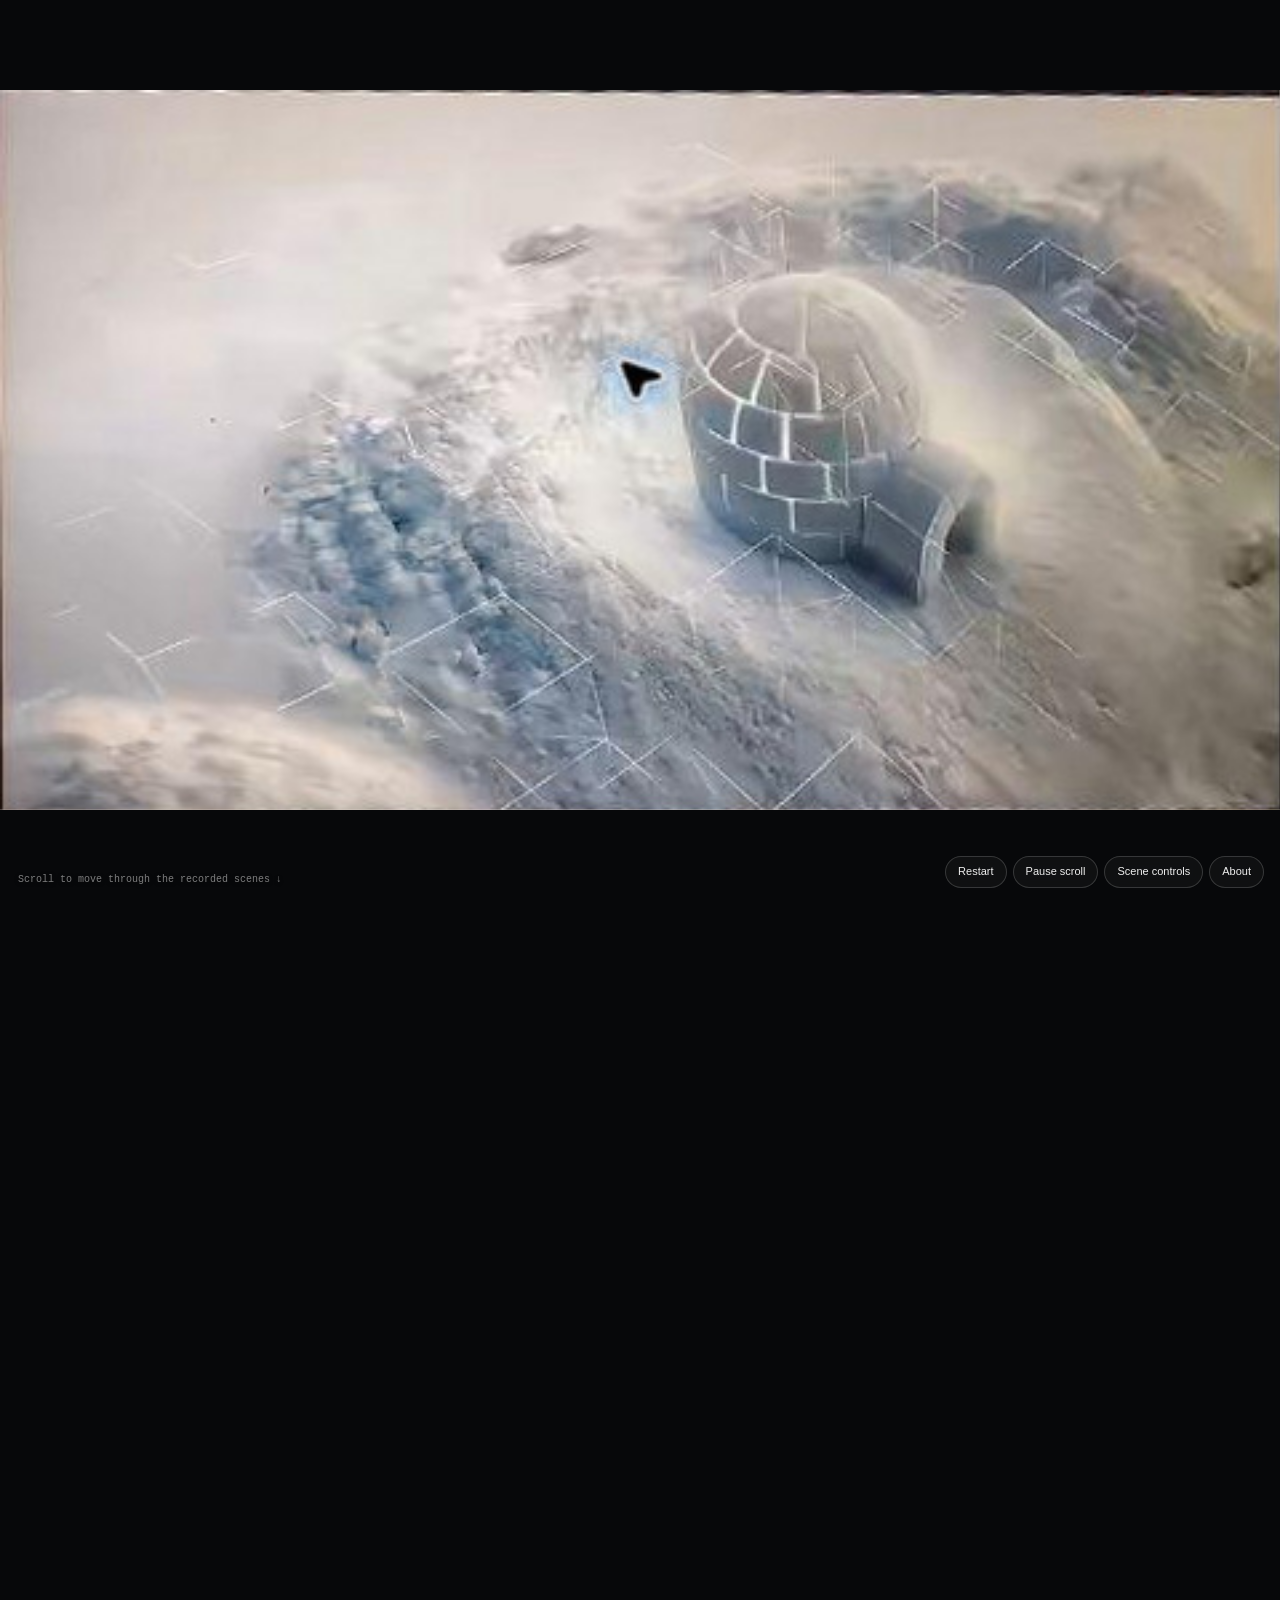
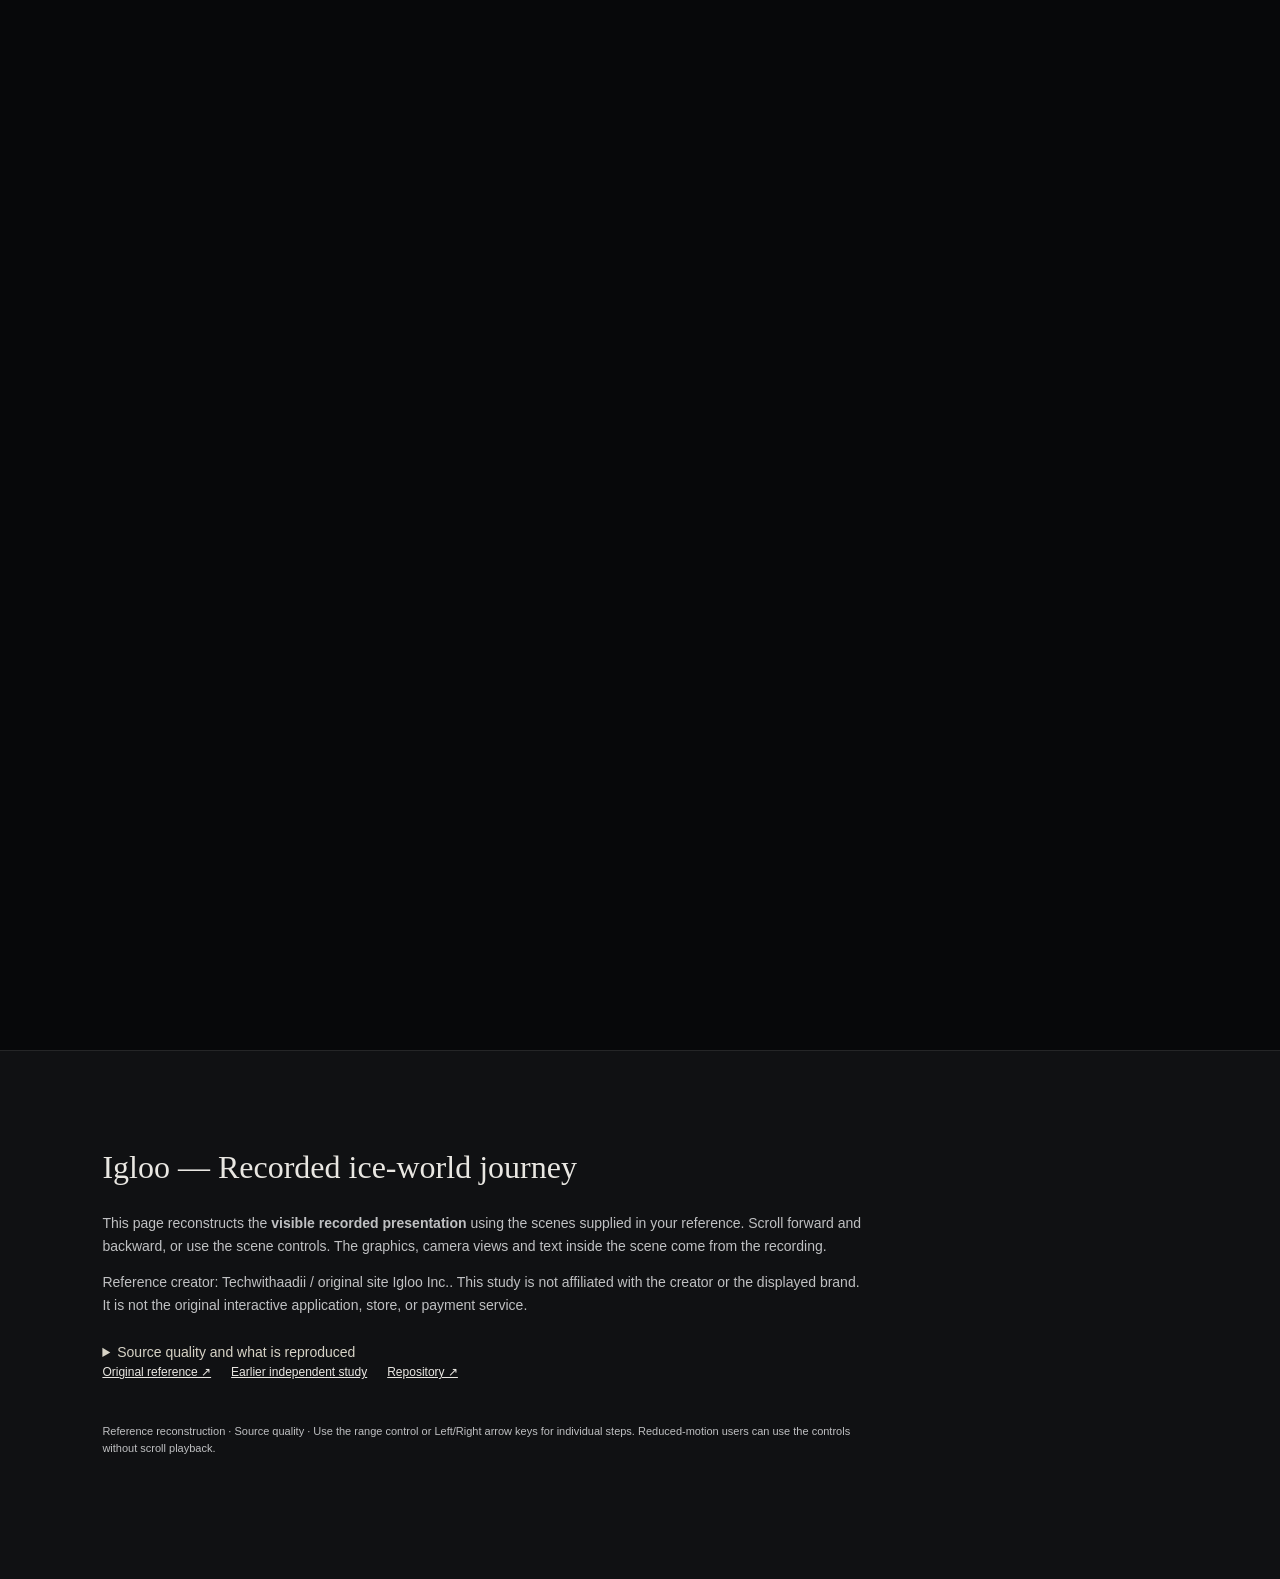
<file: index.html>
<!doctype html><html lang="en"><head><meta charset="utf-8"><meta name="viewport" content="width=device-width,initial-scale=1"><meta name="description" content="A source-quality, scroll-controlled reconstruction of the visible reference sequence."><meta name="theme-color" content="#07080a"><title>Igloo — Recorded ice-world journey</title><link rel="stylesheet" href="reference.css"></head><body data-mode="frames"><a class="skip" href="#about">About this reference reconstruction</a><main><div class="story" id="story"><section class="scene" aria-label="Scroll-controlled recorded website sequence"><img class="poster" src="reference-poster.jpg" alt="Opening frame of the recorded website"><canvas aria-hidden="true"></canvas><div id="status" class="status" role="status">Loading reference sequence…</div><span class="touch-hint">Scroll to move through the recorded scenes ↓</span><h2 class="sr" id="scene-name">Opening</h2></section></div><section class="notes" id="about"><h1>Igloo — Recorded ice-world journey</h1><p>This page reconstructs the <strong>visible recorded presentation</strong> using the scenes supplied in your reference. Scroll forward and backward, or use the scene controls. The graphics, camera views and text inside the scene come from the recording.</p><p>Reference creator: Techwithaadii / original site Igloo Inc.. This study is not affiliated with the creator or the displayed brand. It is not the original interactive application, store, or payment service.</p><details><summary>Source quality and what is reproduced</summary><p>The source records a screen. Cropping, perspective, motion blur and clipped page edges remain. This reproduces recorded visuals rather than recovering the original application.</p><p>The earlier independently illustrated version is retained separately. No original private source code, models, checkout logic or unpublished page content has been recovered. Recorded controls inside the scene are part of the footage; use this page’s scene controls to navigate.</p></details><nav><a href="https://www.facebook.com/reel/1645144840570041">Original reference ↗</a><a href="independent-study.html">Earlier independent study</a><a href="https://github.com/ZRSaimun/frostline">Repository ↗</a></nav><p class="foot">Reference reconstruction · Source quality · Use the range control or Left/Right arrow keys for individual steps. Reduced-motion users can use the controls without scroll playback.</p></section></main><div class="control-panel" id="controls" hidden><label for="position">Scene position</label><input id="position" type="range" min="0" max="1000" value="0"><div class="chapters" id="chapters"></div><p class="counter" id="counter"></p></div><nav class="tools" aria-label="Playback controls"><button id="restart">Restart</button><button id="motion" aria-pressed="false">Pause scroll</button><button id="toggle" aria-controls="controls" aria-expanded="false">Scene controls</button><a href="#about">About</a></nav><noscript><p>JavaScript is required for scroll playback. <a href="https://www.facebook.com/reel/1645144840570041">Open the original reference</a>.</p></noscript><script src="reference.js"></script></body></html>
</file>
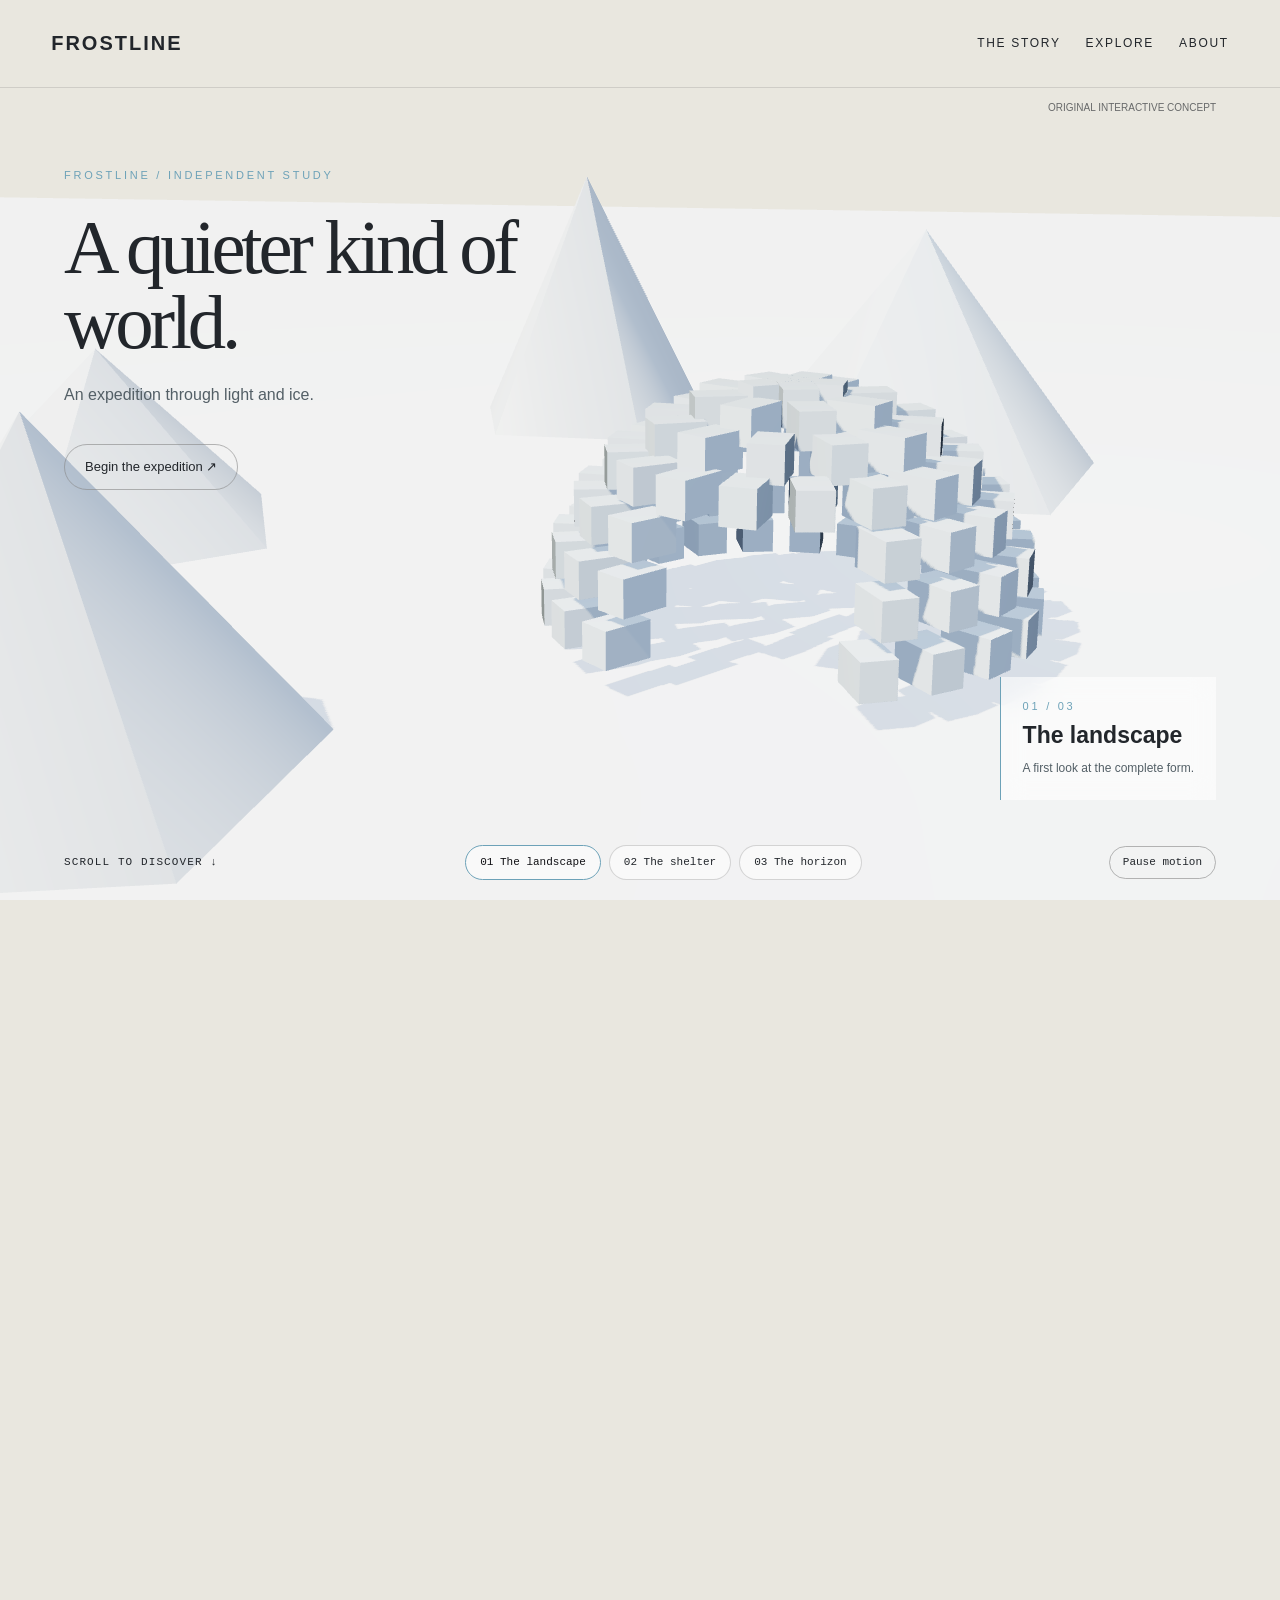
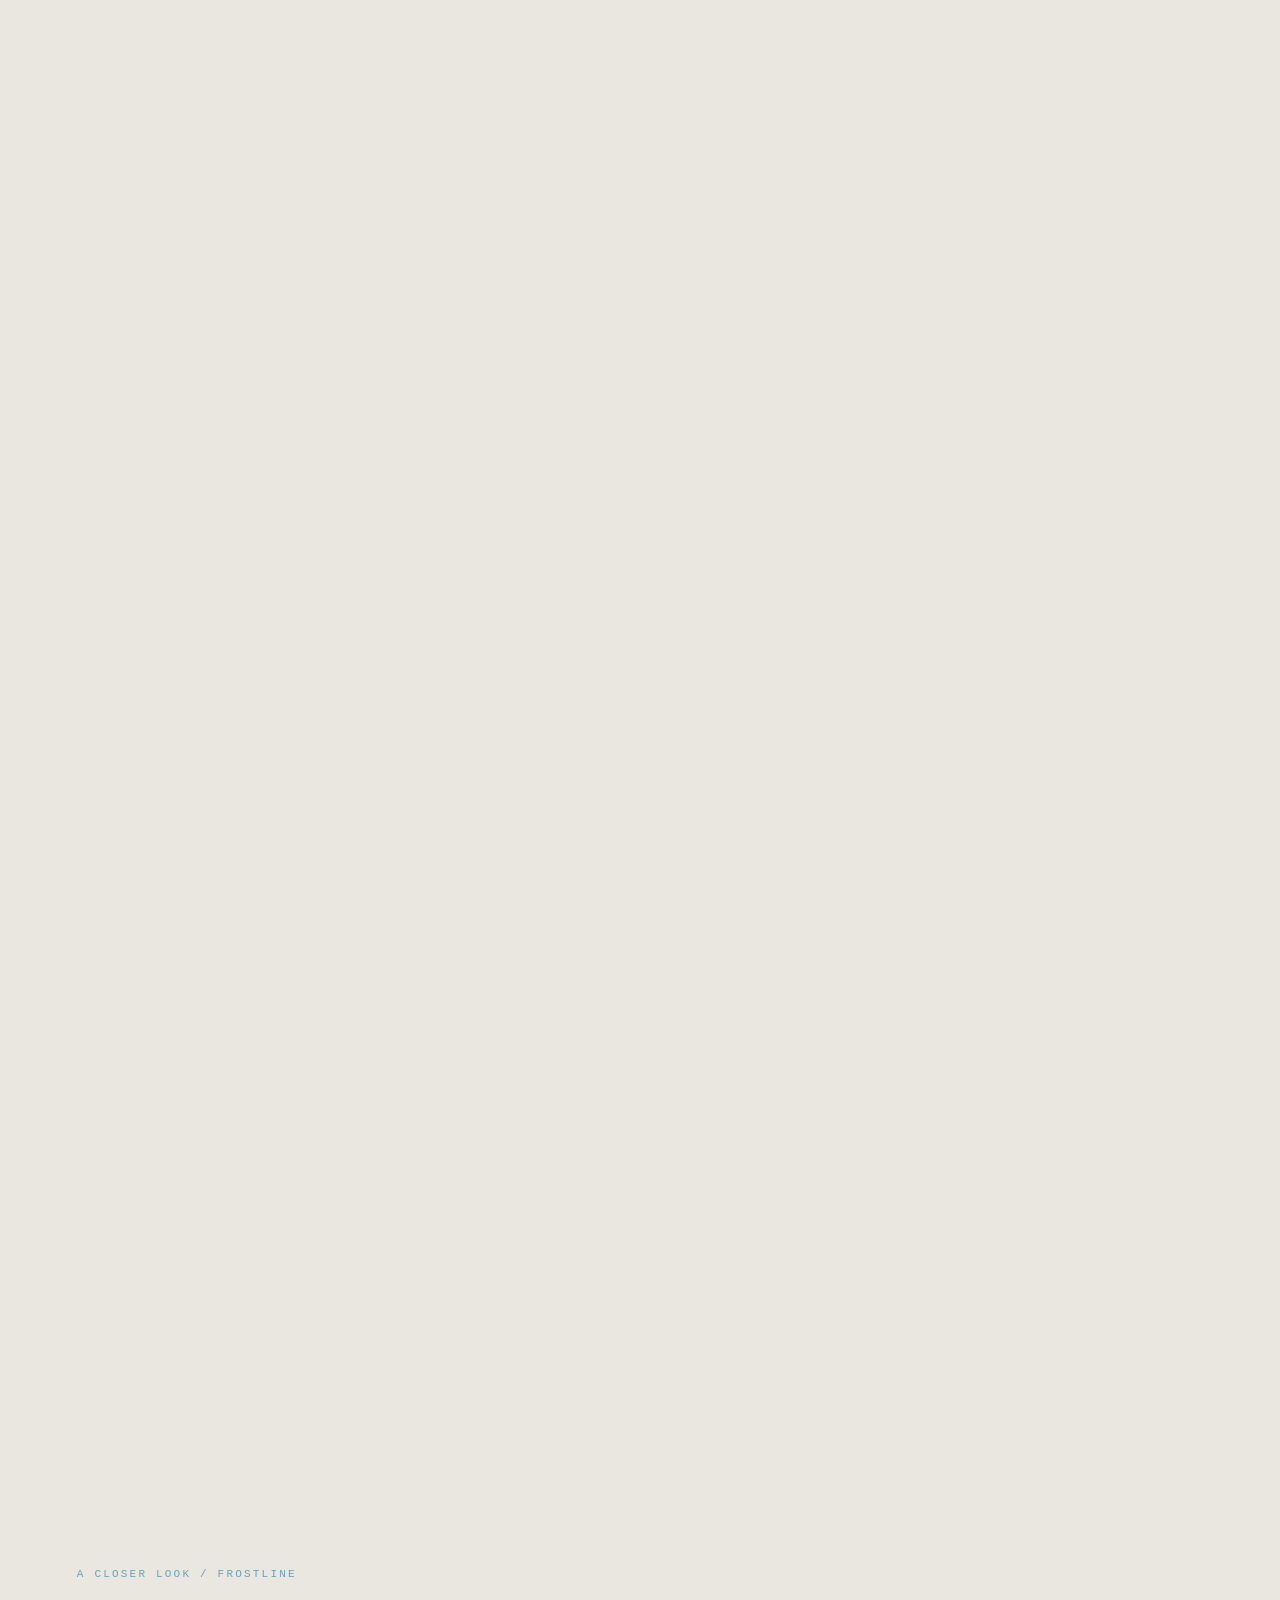
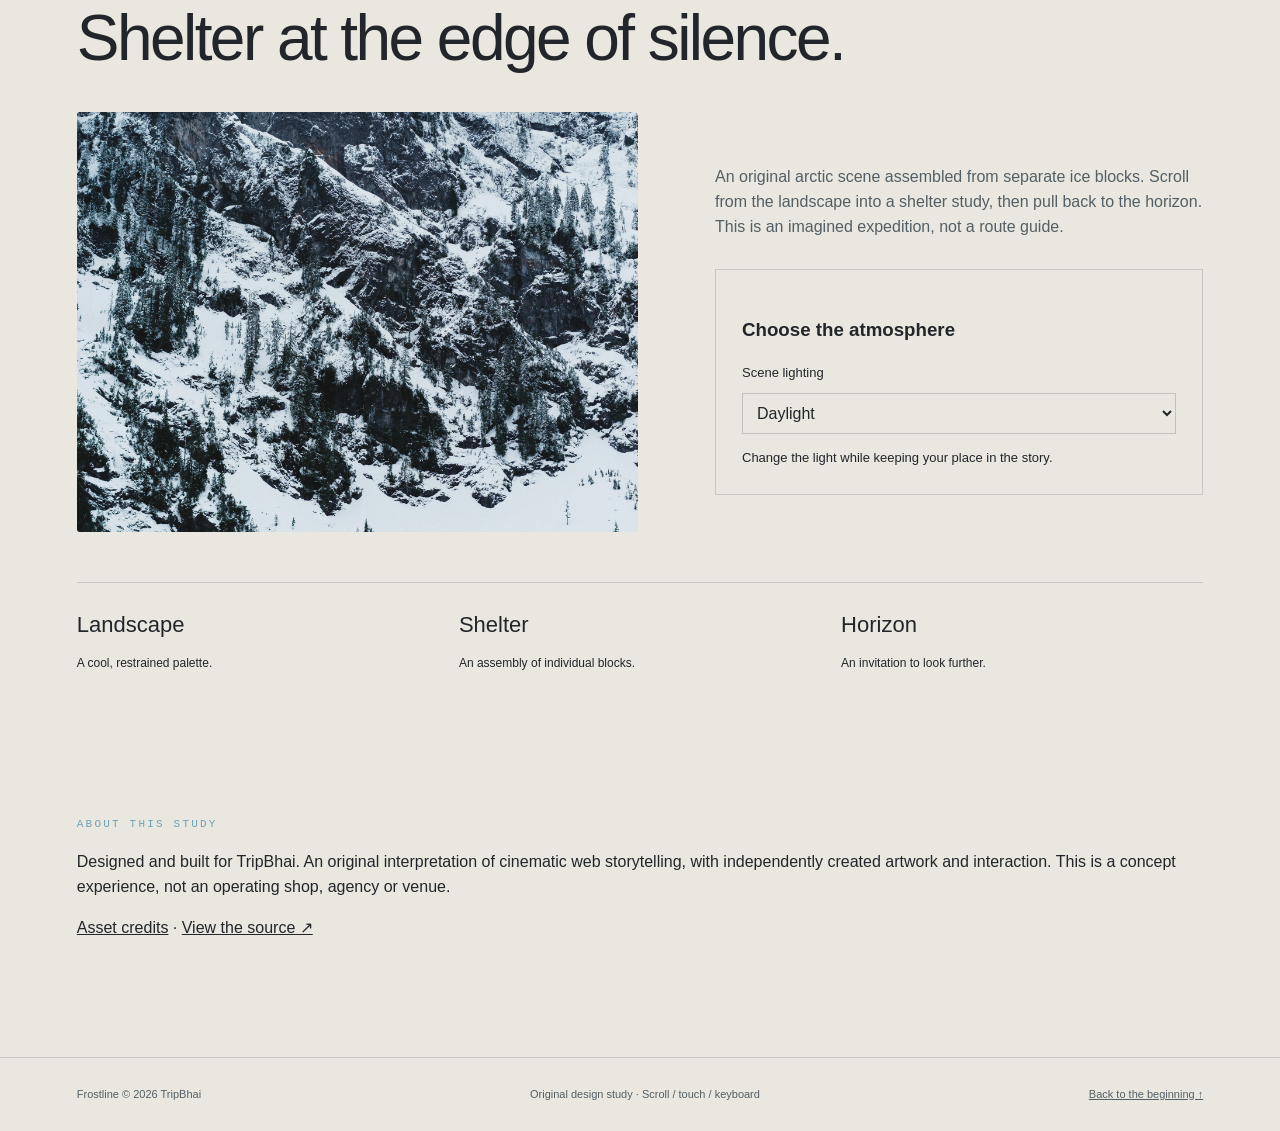
<file: independent-study.html>
<!doctype html><html lang="en"><head><meta charset="utf-8"><meta name="viewport" content="width=device-width,initial-scale=1"><meta name="description" content="An expedition through light and ice. An original interactive concept by TripBhai."><meta name="theme-color" content="#6da2b8"><title>Frostline — An expedition through light and ice.</title><link rel="stylesheet" href="style.css"><script type="importmap">{"imports":{"three":"./three.module.js"}}</script></head><body data-kind="ice" style="--accent:#6da2b8"><a class="skip" href="#explore" style="position:absolute;left:-9999px" onfocus="this.style.left='15px'" onblur="this.style.left='-9999px'">Skip to details</a><main><div class="scroll-story" id="story"><section class="stage" aria-label="Interactive Frostline story"><header><a class="brand" href="#story">FROSTLINE</a><nav class="nav" aria-label="Main navigation"><a href="#explore">The story</a><a href="#finish">Explore</a><a href="#about">About</a></nav></header><div class="art" id="art"><div class="photo-scene" aria-hidden="true"><div class="photo-panel"><img data-slice="0" src="detail.jpg" alt="" style="clip-path:inset(0% 0 0% 0)"></div></div><svg viewBox="0 0 1600 1000" preserveAspectRatio="xMidYMid slice" xmlns="http://www.w3.org/2000/svg" aria-hidden="true"><defs><radialGradient id="halo"><stop stop-color="#78658b" stop-opacity=".28"/><stop offset="1" stop-color="#0b0b10" stop-opacity="0"/></radialGradient><linearGradient id="metal" x2=".8" y2="1"><stop stop-color="#dddce0"/><stop offset=".3" stop-color="#505467"/><stop offset=".5" stop-color="#d6d2df"/><stop offset="1" stop-color="#242634"/></linearGradient><linearGradient id="bun" x2=".4" y2="1"><stop stop-color="#f1bf6d"/><stop offset=".48" stop-color="#d77d25"/><stop offset="1" stop-color="#6f2e13"/></linearGradient><linearGradient id="fabric" x2="1" y2=".3"><stop stop-color="#0d1014"/><stop offset=".45" stop-color="#3c4046"/><stop offset=".6" stop-color="#171b20"/><stop offset="1" stop-color="#070a0d"/></linearGradient><linearGradient id="glass"><stop stop-color="#69ecff" stop-opacity=".65"/><stop offset=".4" stop-color="#9760ed" stop-opacity=".1"/><stop offset="1" stop-color="#ff85cf" stop-opacity=".65"/></linearGradient><linearGradient id="ice" x2="1" y2="1"><stop stop-color="#fff"/><stop offset=".5" stop-color="#c4d5db"/><stop offset="1" stop-color="#738e9e"/></linearGradient><linearGradient id="car" x2=".1" y2="1"><stop stop-color="#fa7770"/><stop offset=".3" stop-color="#8e191e"/><stop offset=".65" stop-color="#e33638"/><stop offset="1" stop-color="#300c16"/></linearGradient><radialGradient id="green"><stop stop-color="#a2b87d"/><stop offset=".5" stop-color="#4c6c39"/><stop offset="1" stop-color="#172d22"/></radialGradient><filter id="blur"><feGaussianBlur stdDeviation="23"/></filter><filter id="shadow"><feDropShadow dx="0" dy="15" stdDeviation="15" flood-opacity=".35"/></filter></defs><ellipse cx="1000" cy="600" rx="700" ry="600" fill="url(#halo)"/><path d="M0 680 300 420 510 660 770 320 1050 670 1330 400 1600 700V1000H0Z" fill="#bfcbd1" opacity=".6"/><path d="M0 800 350 620 720 790 1210 650 1600 780V1000H0Z" fill="#f8faf9"/><g data-part="0"><rect x="872.7777777777778" y="740" width="86" height="41" rx="5" fill="url(#ice)" stroke="#ecf6fa" stroke-width="3"/></g><g data-part="0"><rect x="888.3333333333334" y="740" width="86" height="41" rx="5" fill="url(#ice)" stroke="#ecf6fa" stroke-width="3"/></g><g data-part="0"><rect x="903.8888888888889" y="740" width="86" height="41" rx="5" fill="url(#ice)" stroke="#ecf6fa" stroke-width="3"/></g><g data-part="0"><rect x="919.4444444444445" y="740" width="86" height="41" rx="5" fill="url(#ice)" stroke="#ecf6fa" stroke-width="3"/></g><g data-part="0"><rect x="935.0" y="740" width="86" height="41" rx="5" fill="url(#ice)" stroke="#ecf6fa" stroke-width="3"/></g><g data-part="0"><rect x="950.5555555555555" y="740" width="86" height="41" rx="5" fill="url(#ice)" stroke="#ecf6fa" stroke-width="3"/></g><g data-part="0"><rect x="966.1111111111111" y="740" width="86" height="41" rx="5" fill="url(#ice)" stroke="#ecf6fa" stroke-width="3"/></g><g data-part="0"><rect x="981.6666666666667" y="740" width="86" height="41" rx="5" fill="url(#ice)" stroke="#ecf6fa" stroke-width="3"/></g><g data-part="0"><rect x="997.2222222222222" y="740" width="86" height="41" rx="5" fill="url(#ice)" stroke="#ecf6fa" stroke-width="3"/></g><g data-part="1"><rect x="861.9375" y="697" width="86" height="41" rx="5" fill="url(#ice)" stroke="#ecf6fa" stroke-width="3"/></g><g data-part="1"><rect x="882.8125" y="697" width="86" height="41" rx="5" fill="url(#ice)" stroke="#ecf6fa" stroke-width="3"/></g><g data-part="1"><rect x="903.6875" y="697" width="86" height="41" rx="5" fill="url(#ice)" stroke="#ecf6fa" stroke-width="3"/></g><g data-part="1"><rect x="924.5625" y="697" width="86" height="41" rx="5" fill="url(#ice)" stroke="#ecf6fa" stroke-width="3"/></g><g data-part="1"><rect x="945.4375" y="697" width="86" height="41" rx="5" fill="url(#ice)" stroke="#ecf6fa" stroke-width="3"/></g><g data-part="1"><rect x="966.3125" y="697" width="86" height="41" rx="5" fill="url(#ice)" stroke="#ecf6fa" stroke-width="3"/></g><g data-part="1"><rect x="987.1875" y="697" width="86" height="41" rx="5" fill="url(#ice)" stroke="#ecf6fa" stroke-width="3"/></g><g data-part="1"><rect x="1008.0625" y="697" width="86" height="41" rx="5" fill="url(#ice)" stroke="#ecf6fa" stroke-width="3"/></g><g data-part="2"><rect x="851.8571428571429" y="654" width="86" height="41" rx="5" fill="url(#ice)" stroke="#ecf6fa" stroke-width="3"/></g><g data-part="2"><rect x="879.5714285714286" y="654" width="86" height="41" rx="5" fill="url(#ice)" stroke="#ecf6fa" stroke-width="3"/></g><g data-part="2"><rect x="907.2857142857143" y="654" width="86" height="41" rx="5" fill="url(#ice)" stroke="#ecf6fa" stroke-width="3"/></g><g data-part="2"><rect x="935.0" y="654" width="86" height="41" rx="5" fill="url(#ice)" stroke="#ecf6fa" stroke-width="3"/></g><g data-part="2"><rect x="962.7142857142857" y="654" width="86" height="41" rx="5" fill="url(#ice)" stroke="#ecf6fa" stroke-width="3"/></g><g data-part="2"><rect x="990.4285714285713" y="654" width="86" height="41" rx="5" fill="url(#ice)" stroke="#ecf6fa" stroke-width="3"/></g><g data-part="2"><rect x="1018.1428571428571" y="654" width="86" height="41" rx="5" fill="url(#ice)" stroke="#ecf6fa" stroke-width="3"/></g><g data-part="3"><rect x="842.9166666666666" y="611" width="86" height="41" rx="5" fill="url(#ice)" stroke="#ecf6fa" stroke-width="3"/></g><g data-part="3"><rect x="879.75" y="611" width="86" height="41" rx="5" fill="url(#ice)" stroke="#ecf6fa" stroke-width="3"/></g><g data-part="3"><rect x="916.5833333333334" y="611" width="86" height="41" rx="5" fill="url(#ice)" stroke="#ecf6fa" stroke-width="3"/></g><g data-part="3"><rect x="953.4166666666666" y="611" width="86" height="41" rx="5" fill="url(#ice)" stroke="#ecf6fa" stroke-width="3"/></g><g data-part="3"><rect x="990.25" y="611" width="86" height="41" rx="5" fill="url(#ice)" stroke="#ecf6fa" stroke-width="3"/></g><g data-part="3"><rect x="1027.0833333333333" y="611" width="86" height="41" rx="5" fill="url(#ice)" stroke="#ecf6fa" stroke-width="3"/></g><g data-part="4"><rect x="835.8" y="568" width="86" height="41" rx="5" fill="url(#ice)" stroke="#ecf6fa" stroke-width="3"/></g><g data-part="4"><rect x="885.4" y="568" width="86" height="41" rx="5" fill="url(#ice)" stroke="#ecf6fa" stroke-width="3"/></g><g data-part="4"><rect x="935.0" y="568" width="86" height="41" rx="5" fill="url(#ice)" stroke="#ecf6fa" stroke-width="3"/></g><g data-part="4"><rect x="984.5999999999999" y="568" width="86" height="41" rx="5" fill="url(#ice)" stroke="#ecf6fa" stroke-width="3"/></g><g data-part="4"><rect x="1034.2" y="568" width="86" height="41" rx="5" fill="url(#ice)" stroke="#ecf6fa" stroke-width="3"/></g><g data-part="5"><rect x="831.875" y="525" width="86" height="41" rx="5" fill="url(#ice)" stroke="#ecf6fa" stroke-width="3"/></g><g data-part="5"><rect x="900.625" y="525" width="86" height="41" rx="5" fill="url(#ice)" stroke="#ecf6fa" stroke-width="3"/></g><g data-part="5"><rect x="969.375" y="525" width="86" height="41" rx="5" fill="url(#ice)" stroke="#ecf6fa" stroke-width="3"/></g><g data-part="5"><rect x="1038.125" y="525" width="86" height="41" rx="5" fill="url(#ice)" stroke="#ecf6fa" stroke-width="3"/></g><g data-part="0"><path d="M945 780v-65a50 50 0 0 1 100 0v65Z" fill="#455e70" stroke="#c5dce6" stroke-width="14"/></g></svg></div><span class="view-note">ORIGINAL INTERACTIVE CONCEPT</span><div class="hero"><span class="eyebrow">Frostline / Independent study</span><h1>A quieter kind of world.</h1><p>An expedition through light and ice.</p><a class="pill" href="#explore">Begin the expedition ↗</a></div><aside class="chapter"><span class="eyebrow" id="chapter-number">01 / 03</span><h2 id="chapter-title">The landscape</h2><p id="chapter-copy">Scroll to explore. Use the chapter buttons to jump.</p></aside><div class="dock"><span>Scroll to discover ↓</span><div class="chapters" aria-label="Story chapters"><button data-step="0" aria-current="true">01 The landscape</button><button data-step="1" aria-current="false">02 The shelter</button><button data-step="2" aria-current="false">03 The horizon</button></div><button class="pause" id="pause" aria-pressed="false">Pause motion</button></div><div class="progress"></div></section></div><section class="content" id="explore"><span class="section-label">A closer look / Frostline</span><h2>Shelter at the edge of silence.</h2><div class="details"><img class="detail-image" src="detail.jpg" alt="A rugged snowy mountain landscape" loading="lazy" width="1600" height="1000"><div><p>An original arctic scene assembled from separate ice blocks. Scroll from the landscape into a shelter study, then pull back to the horizon. This is an imagined expedition, not a route guide.</p><div id="finish"><div class="interaction"><h3>Choose the atmosphere</h3><label for="atmosphere">Scene lighting</label><select id="atmosphere"><option value="day">Daylight</option><option value="dusk">Dusk</option><option value="night">After dark</option></select><output id="result" aria-live="polite">Change the light while keeping your place in the story.</output></div></div></div></div><div class="facts"><div><b>Landscape</b><p>A cool, restrained palette.</p></div><div><b>Shelter</b><p>An assembly of individual blocks.</p></div><div><b>Horizon</b><p>An invitation to look further.</p></div></div></section><section class="content" id="about" style="padding-top:25px"><span class="section-label">About this study</span><p>Designed and built for TripBhai. An original interpretation of cinematic web storytelling, with independently created artwork and interaction. This is a concept experience, not an operating shop, agency or venue.</p><p><a href="CREDITS.md">Asset credits</a> · <a href="https://github.com/ZRSaimun/frostline">View the source ↗</a></p></section></main><footer><span>Frostline © 2026 TripBhai</span><span>Original design study · Scroll / touch / keyboard</span><a href="#story">Back to the beginning ↑</a></footer><noscript><p class="noscript">JavaScript is disabled. The artwork and all project information remain available; chapter animation requires JavaScript.</p></noscript><script src="story.js"></script><script type="module" src="scene.js"></script></body></html>
</file>
<file: reference.css>
*{box-sizing:border-box}html{scroll-behavior:auto}body{margin:0;background:#07080a;color:#e9e7e2;font:14px/1.6 Arial,sans-serif}button,a,input{font:inherit}button,a{touch-action:manipulation}a{color:inherit}button{cursor:pointer}button:focus-visible,a:focus-visible,input:focus-visible{outline:2px solid #ece6bd;outline-offset:5px}.sr{position:absolute;width:1px;height:1px;padding:0;margin:-1px;overflow:hidden;clip:rect(0,0,0,0);white-space:nowrap;border:0}.skip{position:fixed;top:-100px;left:20px;z-index:10}.skip:focus{top:15px;background:#171717;padding:10px}.story{height:650vh}.scene{position:sticky;top:0;height:100svh;overflow:hidden;background:#07080a;display:grid;place-items:center}.scene canvas,.scene video,.poster{position:absolute;inset:0;width:100%;height:100%;object-fit:contain}.scene canvas{z-index:1}.poster{z-index:0}.scene video{z-index:1}.status{position:absolute;left:50%;top:50%;transform:translate(-50%,-50%);z-index:2;background:#111c;padding:10px 18px;border-radius:30px;font-size:12px}.status:empty{display:none}.tools{position:fixed;z-index:5;bottom:12px;right:16px;display:flex;gap:6px;align-items:center;font-size:11px}.tools button,.tools a{background:#121315cc;color:#eee;border:1px solid #8885;border-radius:20px;padding:6px 12px;text-decoration:none;backdrop-filter:blur(10px)}.tools button[aria-pressed=true]{background:#d9d3b4;color:#141414}.control-panel{position:fixed;z-index:5;bottom:53px;right:16px;width:min(530px,calc(100vw - 32px));background:#111e;border:1px solid #8885;border-radius:12px;padding:16px;backdrop-filter:blur(12px)}.control-panel[hidden]{display:none}.control-panel label{display:block;font-size:12px;margin-bottom:10px}.control-panel input{width:100%;accent-color:#e1d8b6}.chapters{display:flex;flex-wrap:wrap;gap:7px;margin-top:12px}.chapters button{color:#ddd;background:transparent;border:1px solid #7777;padding:7px 10px;border-radius:6px;font-size:11px}.chapters button[aria-current=true]{background:#d9d3b4;color:#111}.counter{font-size:10px;color:#b8b8b8;margin:10px 0 0}main>.notes{padding:70px max(25px,8vw) 110px;background:#101113;border-top:1px solid #7773;position:relative}.notes h1{font:normal 32px/1.2 Georgia,serif;max-width:800px}.notes p{max-width:760px;color:#bfc0c2}.notes nav{display:flex;gap:20px;flex-wrap:wrap;font-size:12px}.notes details{max-width:800px;margin-top:25px}.notes summary{cursor:pointer;color:#d7d3c6}.foot{margin-top:40px;font-size:11px}.touch-hint{position:absolute;bottom:15px;left:18px;z-index:3;font:10px monospace;color:#bbb;text-shadow:0 1px 4px #000;opacity:.65}.scene.ready .status{display:none}body[data-mode=video] .story{height:1100vh}@media(max-width:700px){.scene canvas,.scene video,.poster{object-fit:contain}.tools{bottom:12px;right:10px}.tools button,.tools a{font-size:10px;padding:7px 10px}.touch-hint{bottom:52px;left:12px;font-size:9px}.notes h1{font-size:26px}.story{height:500vh}body[data-mode=video] .story{height:850vh}}@media(prefers-reduced-motion:reduce){.story{height:150vh}body[data-mode=video] .story{height:150vh}}
</file>
<file: style.css>
*{box-sizing:border-box}html{scroll-behavior:smooth}body{margin:0;background:var(--bg,#0c0c0e);color:var(--fg,#f4f0e9);font:16px/1.55 Arial,sans-serif}button,a,input,select{font:inherit}a{color:inherit}button,a{touch-action:manipulation}button{cursor:pointer}button:focus-visible,a:focus-visible,input:focus-visible,select:focus-visible{outline:3px solid var(--accent);outline-offset:5px}header{position:absolute;z-index:5;top:0;left:0;width:100%;padding:28px 4vw;display:flex;align-items:center;justify-content:space-between;border-bottom:1px solid #8884}header a{text-decoration:none}.brand{font-weight:700;letter-spacing:.1em;font-size:20px}.nav{display:flex;gap:25px;font-size:12px;text-transform:uppercase;letter-spacing:.14em}.pill{border:1px solid #8889;border-radius:50px;background:transparent;color:inherit;padding:12px 20px;text-decoration:none;display:inline-block}.scroll-story{height:340vh;position:relative}.stage{height:100svh;position:sticky;top:0;overflow:hidden;isolation:isolate}.art{position:absolute;inset:0;z-index:-1}.art svg,.art canvas{width:100%;height:100%;display:block}.art svg{position:absolute;inset:0}.art canvas{position:absolute;inset:0}.art.webgl svg{visibility:hidden}.hero{position:absolute;left:5vw;top:24%;max-width:530px;pointer-events:none}.eyebrow{text-transform:uppercase;letter-spacing:.25em;font-size:11px;color:var(--accent)}h1{font-size:clamp(46px,6.7vw,106px);font-weight:400;line-height:.98;letter-spacing:-.055em;margin:23px 0}h1 em{font-style:normal;color:var(--accent)}.hero p{max-width:320px;font-size:16px;color:var(--muted,#c2bdc7)}.hero a{pointer-events:auto;margin-top:20px;font-size:13px}.chapter{position:absolute;left:5vw;bottom:100px;max-width:290px;background:#1117;backdrop-filter:blur(12px);padding:16px 22px;border-left:1px solid var(--accent)}.chapter h2{font-size:23px;margin:0}.chapter p{font-size:12px;margin:6px 0;color:var(--muted,#bbb)}.dock{position:absolute;bottom:20px;left:5vw;right:5vw;display:flex;justify-content:space-between;align-items:center;gap:15px;font:11px/1.4 monospace;text-transform:uppercase;letter-spacing:.1em}.chapters{display:flex;gap:8px}.chapters button{border:1px solid #9996;color:inherit;background:#1115;border-radius:30px;padding:9px 14px;font-size:11px}.chapters button[aria-current=true]{background:var(--accent);color:#101014;border-color:var(--accent)}.progress{position:absolute;bottom:0;height:3px;background:var(--accent);width:calc(var(--progress,0)*100%)}.pause{color:inherit;background:transparent;border:1px solid #8889;padding:8px 13px;border-radius:20px;font-size:11px}.content{padding:100px 6vw;position:relative}.section-label{font:11px monospace;letter-spacing:.2em;text-transform:uppercase;color:var(--accent)}.content h2{font-size:clamp(34px,5vw,76px);line-height:1.05;letter-spacing:-.04em;font-weight:400;max-width:800px;margin:20px 0 40px}.details{display:grid;grid-template-columns:1.15fr 1fr;gap:6vw;align-items:center}.detail-image{width:100%;height:420px;object-fit:cover;border-radius:3px;background:#8882}.details p{max-width:510px;color:var(--muted,#bbb)}.facts{display:grid;grid-template-columns:repeat(3,1fr);border-top:1px solid #8885;margin-top:50px;gap:20px;padding-top:25px}.facts b{font-weight:400;font-size:22px}.facts p{font-size:12px}.interaction{padding:26px;border:1px solid #8885;margin-top:30px;max-width:550px}.interaction label{display:block;font-size:13px;margin:10px 0}.interaction select{padding:10px;background:var(--bg,#141416);color:inherit;border:1px solid #8886;width:100%}.interaction button{background:var(--accent);color:#101014;border:0;padding:12px 22px;margin-top:14px}.interaction output{display:block;font-size:13px;margin-top:14px;min-height:20px}.swatches{display:flex;gap:10px}.swatches button{width:32px;height:32px;border-radius:50%;border:2px solid #aaa;background:var(--swatch)}footer{border-top:1px solid #8885;padding:28px 6vw;display:flex;justify-content:space-between;gap:30px;font-size:11px;color:var(--muted,#aaa)}.view-note{font-size:10px;position:absolute;right:5vw;top:100px;opacity:.65}.noscript{padding:130px 5vw}.photo-strip{width:100%;max-height:550px;object-fit:cover;display:block}body[data-kind=office],body[data-kind=ice]{--bg:#e9e7df;--fg:#22262b;--muted:#535f66}body[data-kind=office] .hero{top:20%;max-width:430px}body[data-kind=office] h1{font-size:clamp(48px,5.8vw,85px);font-family:Georgia,serif}body[data-kind=office] .chapter,body[data-kind=ice] .chapter{background:#fff9}body[data-kind=office] .chapters button,body[data-kind=ice] .chapters button{background:#fff8}body[data-kind=burger]{--bg:#17120e;--muted:#c5b6a8}body[data-kind=burger] h1{font-weight:900;font-size:clamp(60px,8.2vw,126px);max-width:650px}body[data-kind=burger] .hero{top:25%;max-width:650px}body[data-kind=burger] .chapter{left:auto;right:5vw;text-align:right;border-left:0;border-right:2px solid var(--accent)}body[data-kind=figure] .hero{top:26%;max-width:470px}body[data-kind=figure] h1{font-size:clamp(55px,7vw,110px);font-weight:700}body[data-kind=figure] .content{background:#c3a7eb;color:#20152d;--muted:#41364c;--accent:#322243}body[data-kind=nature]{--bg:#1d2922;--muted:#c1c9b9}body[data-kind=nature] h1{font-family:Georgia,serif;font-size:clamp(60px,7vw,110px)}body[data-kind=nature] .hero{max-width:450px;top:22%}body[data-kind=nature] .content{background:#e9ecdf;color:#26382a;--muted:#4d6150;--accent:#496c39}body[data-kind=ice] .hero{top:18%;max-width:500px}body[data-kind=ice] h1{font-family:Georgia,serif;font-size:clamp(48px,6vw,90px)}body[data-kind=ice] .chapter{left:auto;right:5vw}body[data-kind=glass] .hero{top:20%;max-width:600px}body[data-kind=glass] h1{font-size:clamp(58px,7.4vw,115px);font-weight:600}body[data-kind=glass] .chapter{left:auto;right:5vw;border:1px solid #aaa4;border-radius:12px}body[data-kind=car] .hero{top:18%;max-width:850px}body[data-kind=car] h1{font-weight:800;font-size:clamp(47px,6vw,90px);max-width:900px}body[data-kind=car] .hero p{max-width:500px}body[data-kind=car] .content{background:#e8e7e3;color:#161619;--muted:#515156}body[data-kind=polo] .hero{text-align:center;left:50%;top:25%;transform:translateX(-50%);width:90%;max-width:750px}body[data-kind=polo] h1{font-family:Georgia,serif;font-size:clamp(50px,6vw,90px)}body[data-kind=polo] .hero p{margin:auto;max-width:400px}body[data-kind=polo] .hero{top:20%}body[data-kind=polo] .chapter{bottom:100px}body[data-kind=polo] .content{background:#dfd9cd;color:#242321;--muted:#615d54;--accent:#72624d}@media(max-width:700px){header{padding:22px}.brand{font-size:16px}.nav{gap:15px}.nav a:first-child{display:none}.hero,body[data-kind=office] .hero,body[data-kind=ice] .hero,body[data-kind=car] .hero{top:18%;left:6vw;max-width:88vw}h1,body[data-kind=burger] h1{font-size:54px}.hero p{font-size:13px;max-width:260px}.hero a{padding:8px 16px}.chapter,body[data-kind=ice] .chapter,body[data-kind=glass] .chapter,body[data-kind=burger] .chapter{left:6vw;right:auto;bottom:118px;text-align:left;max-width:80vw;padding:12px 16px}.chapter h2{font-size:20px}.dock{flex-wrap:wrap;bottom:25px;left:6vw;right:6vw}.chapters{gap:4px}.chapters button{font-size:10px;padding:8px}.dock>span{display:none}.details{grid-template-columns:1fr}.detail-image{height:300px}.content{padding:70px 6vw}.facts{grid-template-columns:1fr;gap:0}.view-note{top:80px;right:6vw;font-size:9px}footer{flex-direction:column}.art{transform:translateY(10%)}body[data-kind=polo] .hero{left:50%;top:18%;max-width:90vw}body[data-kind=figure] .hero,body[data-kind=nature] .hero{top:18%}body[data-kind=car] h1{font-size:45px}body[data-kind=glass] h1{font-size:52px}}@media(prefers-reduced-motion:reduce){html{scroll-behavior:auto}*{animation:none!important;transition:none!important}.scroll-story{height:160vh}}
/* Photographic compositions accompany the independently modelled GPU scenes. */
.photo-scene{position:absolute;inset:0;pointer-events:none}.photo-scene img{position:absolute;inset:0;width:100%;height:100%;object-fit:cover}.art.webgl .photo-scene{display:none}.photo-panel{position:absolute;width:44vw;height:72vh;right:7vw;top:20vh;overflow:visible;filter:drop-shadow(0 25px 30px #0004)}.photo-panel img{object-fit:cover;object-position:center;mask-image:linear-gradient(to bottom,transparent,#000 7%,#000 91%,transparent)}body[data-kind=burger] .art svg,body[data-kind=polo] .art svg,body[data-kind=car] .art svg{display:none}body[data-kind=burger] .photo-panel{width:48vw;height:92vh;top:6vh;right:0}body[data-kind=burger] .photo-panel img{object-fit:contain;mask-image:radial-gradient(ellipse at 50% 53%,#000 45%,transparent 73%)}body[data-kind=polo] .photo-panel{width:38vw;right:8vw;top:16vh;height:72vh}body[data-kind=polo] .hero{left:6vw;transform:none;text-align:left;width:45vw;top:26%}body[data-kind=polo] .hero p{margin:0}body[data-kind=polo] .photo-panel img{border-radius:12px;mask-image:linear-gradient(to bottom,transparent,#000 10%,#000 90%,transparent)}body[data-kind=office] .photo-panel{width:52vw;right:0;height:100vh;top:0;opacity:.52;mask-image:linear-gradient(to right,transparent,#000 25%)}body[data-kind=office] .art svg{opacity:.9}body[data-kind=nature] .photo-panel{inset:0;width:100%;height:100%;opacity:.32}body[data-kind=nature] .photo-panel img{mask-image:linear-gradient(to right,transparent,#000);object-position:50% 60%}body[data-kind=ice] .photo-panel{inset:0;width:100%;height:100%;opacity:.6}body[data-kind=ice] .art svg{opacity:.9}body[data-kind=glass] .photo-panel{right:6vw;top:23vh;height:60vh;width:45vw;opacity:.7;clip-path:polygon(22% 0,100% 15%,83% 100%,0 75%)}body[data-kind=glass] .art svg{opacity:.7}body[data-kind=figure] .photo-panel{inset:0;width:100%;height:100%;opacity:.22;mask-image:linear-gradient(to right,transparent,#000)}body[data-kind=car] .photo-panel{right:0;top:30vh;width:74vw;height:65vh;mask-image:linear-gradient(to bottom,transparent,#000 24%,#000 75%,transparent)}body[data-kind=car] .photo-panel img{mask-image:linear-gradient(to right,transparent,#000 12%,#000 85%,transparent)}@media(max-width:700px){.photo-panel,body[data-kind=polo] .photo-panel{width:80vw;right:0;height:57vh;top:36vh}body[data-kind=burger] .photo-panel{width:100vw;height:65vh;top:29vh;right:0}body[data-kind=polo] .hero{left:6vw;top:18%;text-align:left;max-width:86vw;width:86vw;transform:none}body[data-kind=polo] h1{font-size:45px;max-width:310px}body[data-kind=car] .photo-panel{top:42vh;height:42vh;width:100vw}body[data-kind=office] .photo-panel{width:100vw;opacity:.25}body[data-kind=glass] .photo-panel{top:40vh;width:85vw;height:48vh}body[data-kind=nature] .photo-panel,body[data-kind=ice] .photo-panel,body[data-kind=figure] .photo-panel{inset:0;width:100%;height:100%}}/* Keep the real mountain photograph visible behind the shelter illustration. */
body[data-kind=ice] .art>svg>path{display:none}body[data-kind=ice] .photo-panel{opacity:.75}body[data-kind=ice] .photo-panel img{mask-image:linear-gradient(to right,transparent,#000 45%)}
</file>
